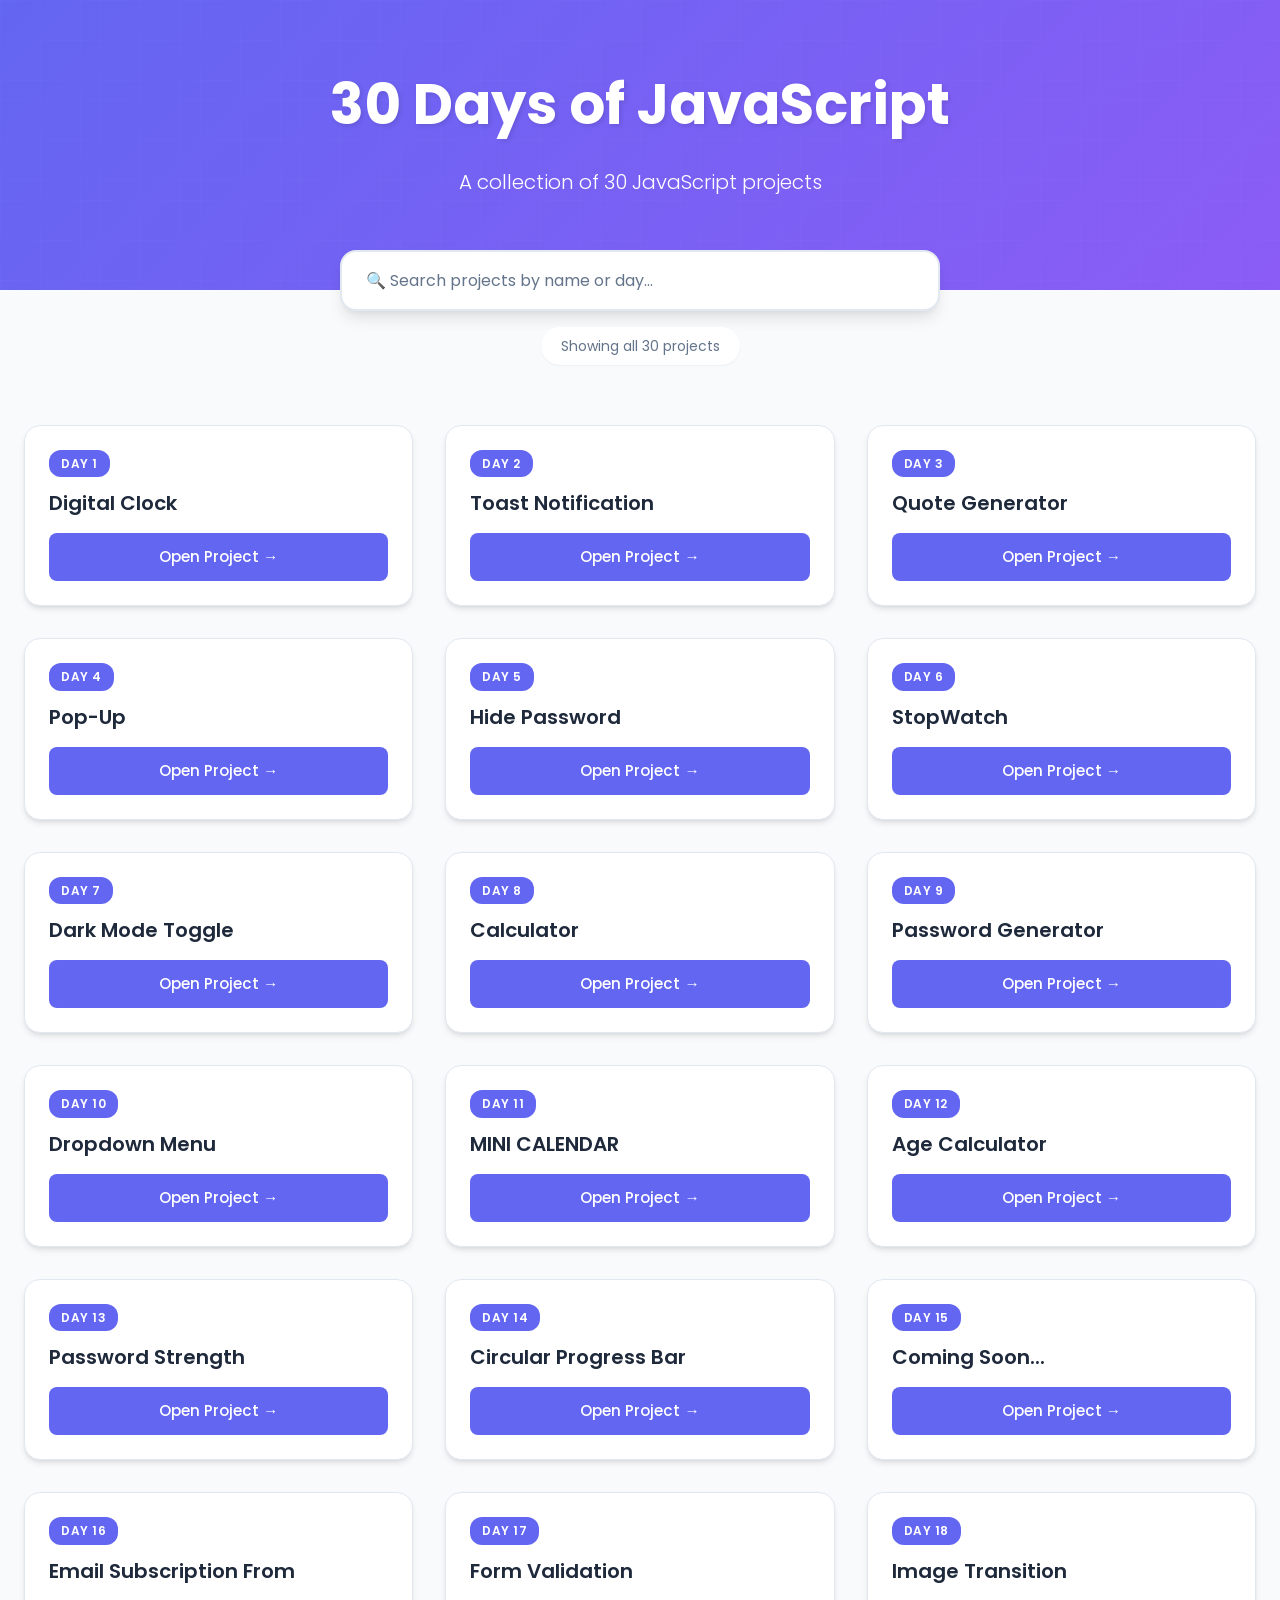
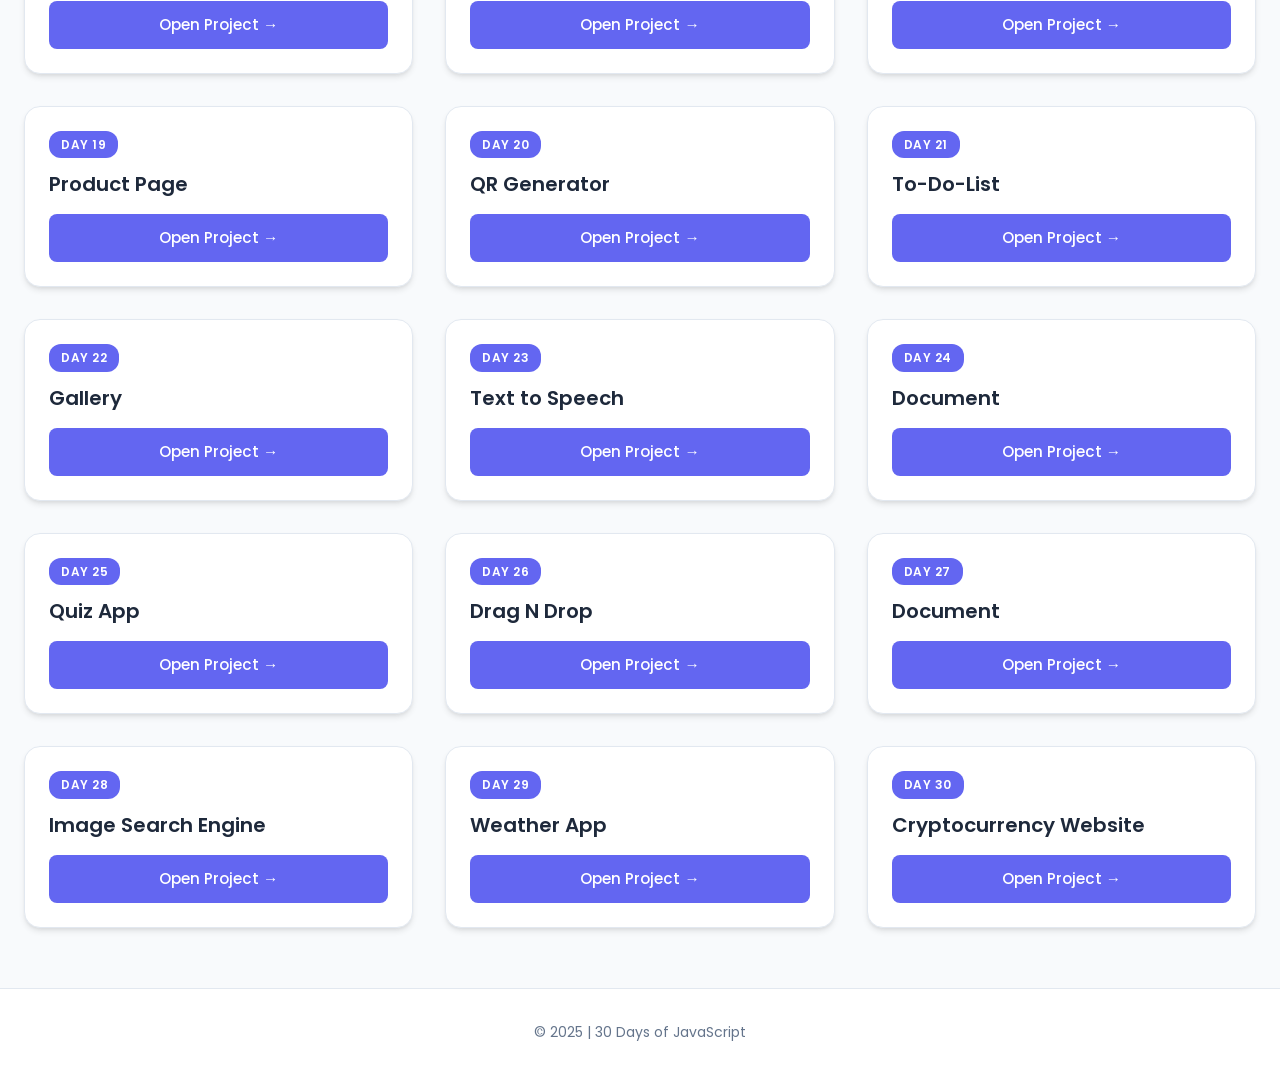
<file: index.html>
<!DOCTYPE html>
<html lang="en">
<head>
    <meta charset="UTF-8">
    <meta name="viewport" content="width=device-width, initial-scale=1.0">
    <title>30 Days of JavaScript</title>
    <link rel="stylesheet" href="style.css">
    <link href="https://fonts.googleapis.com/css2?family=Poppins:wght@300;400;500;600;700&display=swap" rel="stylesheet">
</head>
<body>
    <header class="header">
        <div class="container">
            <div class="header-content">
                <h1 class="main-title">30 Days of JavaScript</h1>
                <p class="subtitle">A collection of 30 JavaScript projects</p>
            </div>
        </div>
    </header>

    <section class="search-section">
        <div class="container">
            <div class="search-wrapper">
                <input type="text" id="searchInput" class="search-input" placeholder="🔍 Search projects by name or day..." autocomplete="off">
            </div>
            <div class="filter-info">
                <span id="projectCount" class="project-count">Loading projects...</span>
            </div>
        </div>
    </section>

    <main class="main-content">
        <div class="container">
            <div id="projectsGrid" class="projects-grid">
                <div class="loading-state">
                    <div class="spinner"></div>
                    <p>Loading projects...</p>
                </div>
            </div>
            <div id="noResults" class="no-results" style="display: none;">
                <div class="no-results-content">
                    <span class="no-results-icon">🔍</span>
                    <h3>No projects found</h3>
                    <p>Try adjusting your search terms</p>
                </div>
            </div>
        </div>
    </main>

    <footer class="footer">
        <div class="container">
            <p>&copy; 2025 | 30 Days of JavaScript</p>
        </div>
    </footer>

    <script src="script.js"></script>
</body>
</html>
</file>
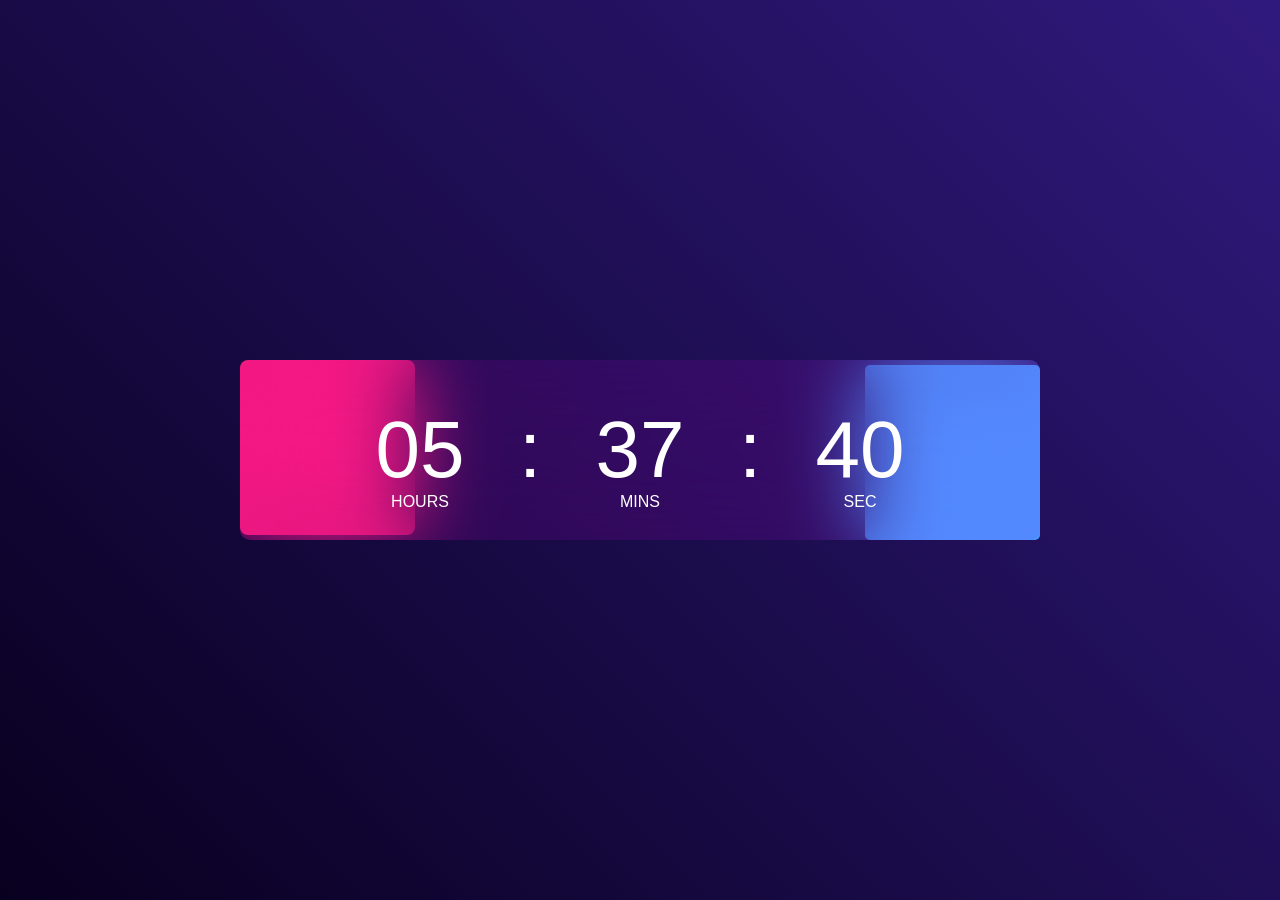
<file: projects/day01-digital-clock/index.html>
<!DOCTYPE html>
<html lang="en">

<head>
    <meta charset="UTF-8">
    <meta name="viewport" content="width=device-width, initial-scale=1.0">
    <title>Digital Clock</title>
    <link rel="stylesheet" href="style.css">
</head>

<body>
    <div class="hero">
        <div class="container">
            <div class="clock">
                <span id="hrs">00</span>
                <span>:</span>
                <span id="min">00</span>
                <span>:</span>
                <span id="sec">00</span>
            </div>
        </div>
    </div>

    <script src="script.js"></script>
</body>
</html>
</file>
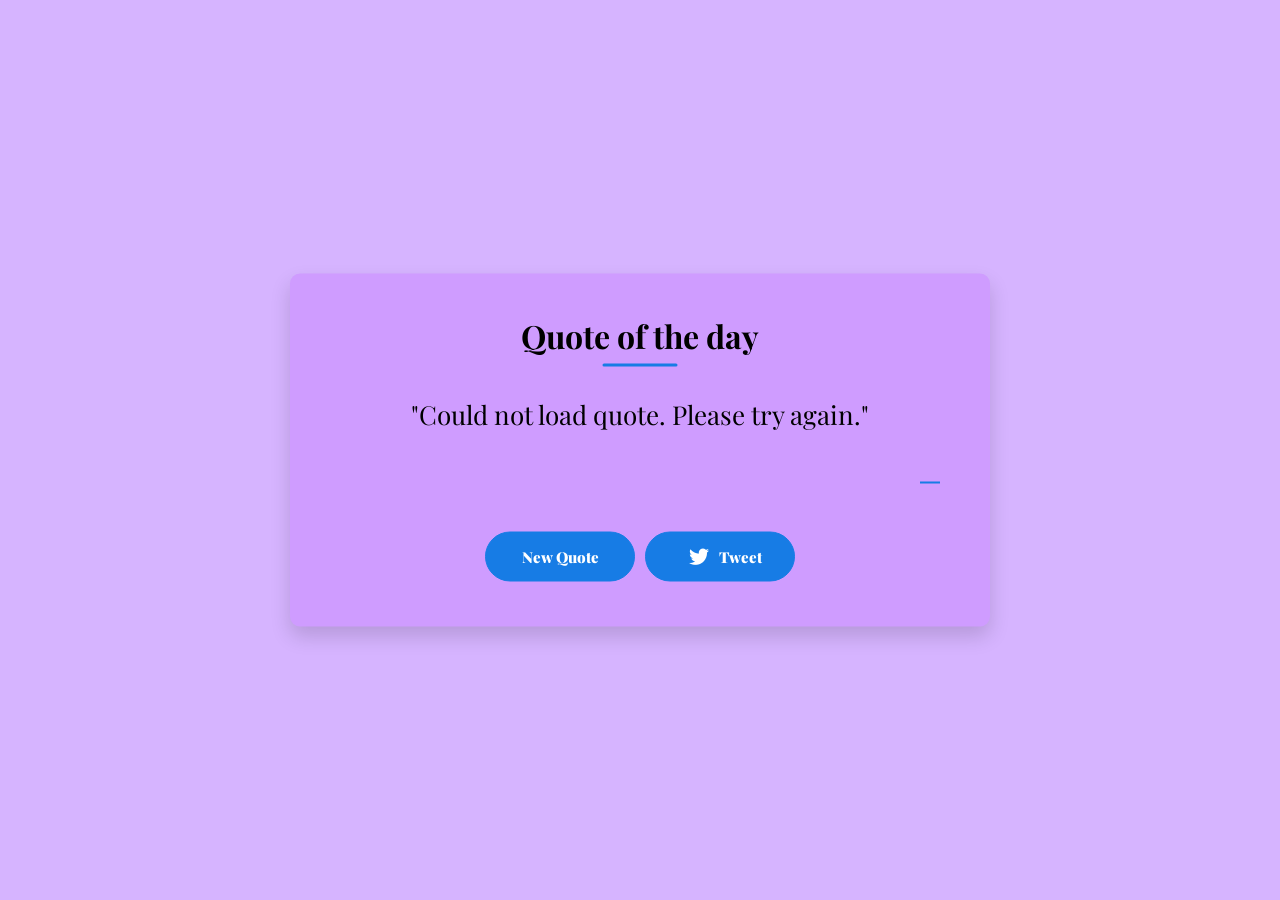
<file: projects/day03-quote-generator/index.html>
<!DOCTYPE html>
<html lang="en">
<head>
    <meta charset="UTF-8">
    <meta name="viewport" content="width=device-width, initial-scale=1.0">
    <title>Quote Generator</title>
    <link rel="stylesheet" href="style.css">
    <link rel="stylesheet" href="https://cdnjs.cloudflare.com/ajax/libs/font-awesome/5.15.3/css/all.min.css" integrity="sha512-xr-….com/ajax/libs/font-awesome/5.15.3/css/all.min.css" integrity="sha512-xr-…">
    
<body>
    

    <div class="quote-box">
        <h2>Quote of the day</h2>
        <blockquote id="quote">Loading...</blockquote>
        <span id="author">Loading...</span>
        <div>
            <button onclick="getquote(api_url)">New Quote</button>
            <button onclick="tweet()"><i class="fab fa-twitter"></i>Tweet</button>
        </div>
    </div>






    <script src="script.js"></script>
</body>
</html>
</file>
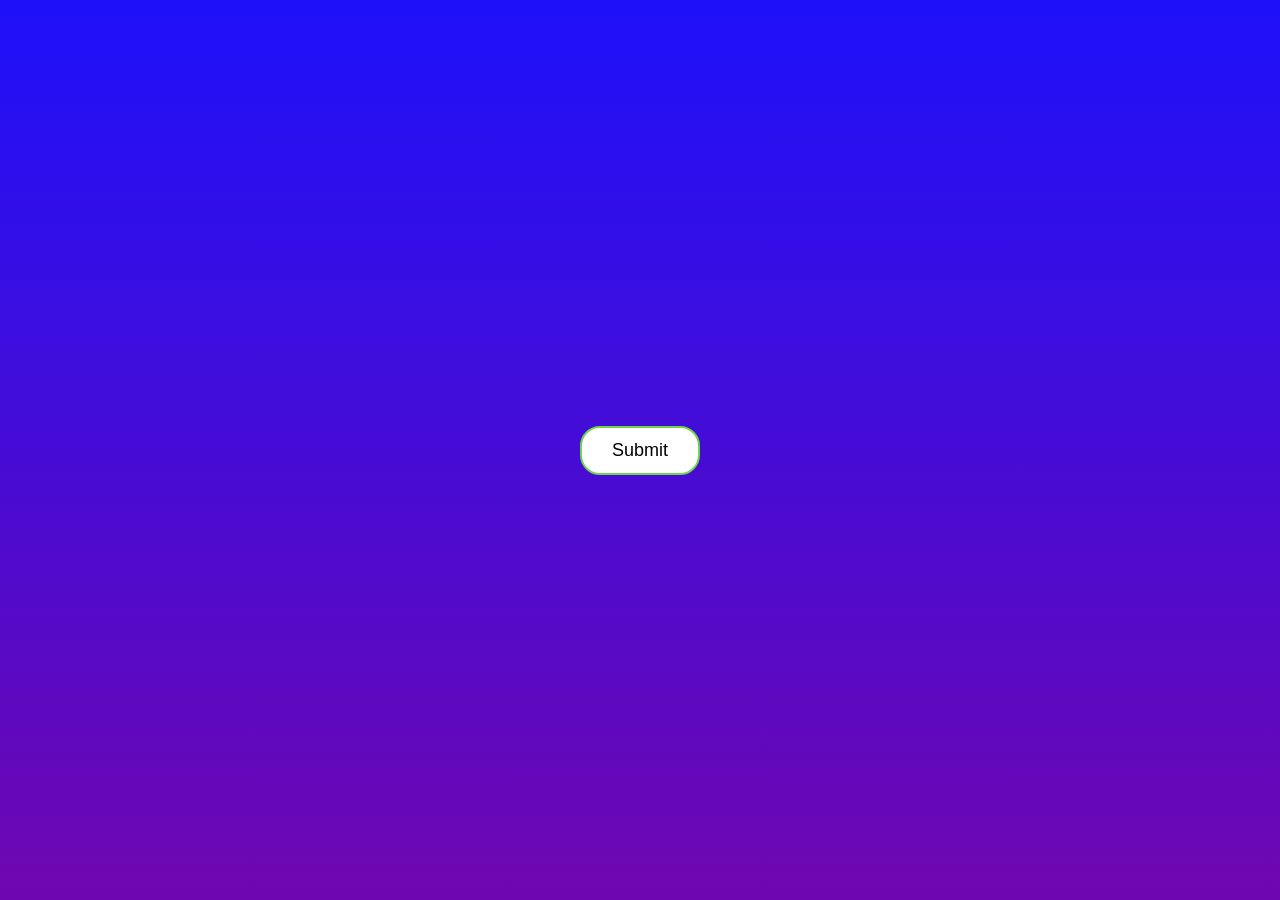
<file: projects/day04-popup/index.html>
<!DOCTYPE html>
<html lang="en">
<head>
    <meta charset="UTF-8">
    <meta name="viewport" content="width=device-width, initial-scale=1.0">
    <title>Pop-Up</title>
    <link rel="stylesheet" href="style.css">
</head>
<body>

    <div class="container">
        <button type="submit" class="btn" onclick="openPopup()">Submit</button>
        <div class="popup" id="popup">
            <img src="404-tick.png" alt="">
            <h2>Thank You!</h2>
            <p>Your details has been successfully submitted. Thanks!</p>
            <button type="button" onclick="closePopup()">OK</button>
        </div>
    </div>
    


    <script src="script.js"></script>
</body>
</html>
</file>
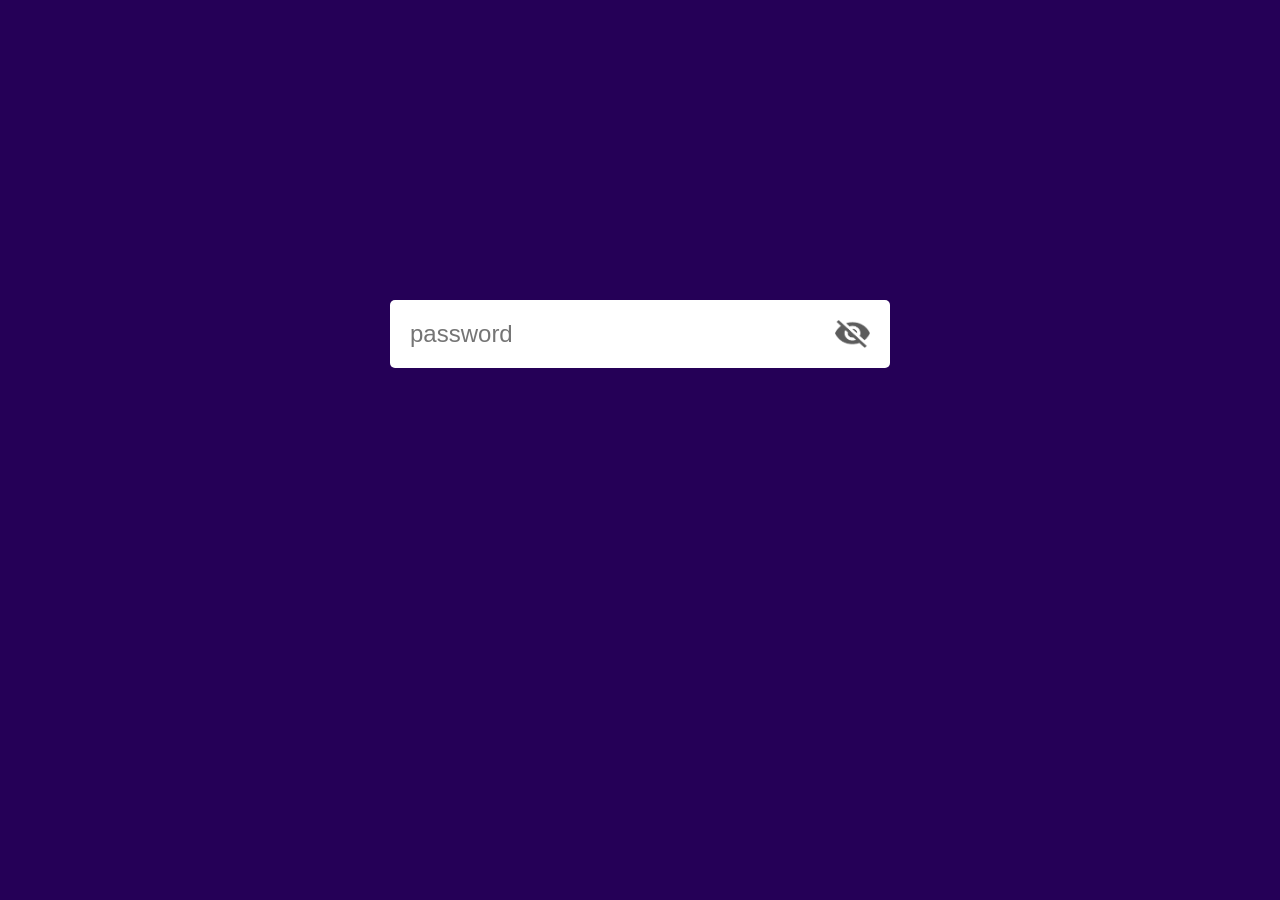
<file: projects/day05-hide-password/index.html>
<!DOCTYPE html>
<html lang="en">
<head>
    <meta charset="UTF-8">
    <meta name="viewport" content="width=device-width, initial-scale=1.0">
    <title>Hide Password</title>
    <link rel="stylesheet" href="style.css">
</head>
<body>
    
    <div class="input-box">
        <input type="password"  placeholder="password" id="password">
        <img src="eye-close.png" alt="" id="eyeIcon">
    </div>


    <script src="script.js"></script>
</body>
</html>
</file>
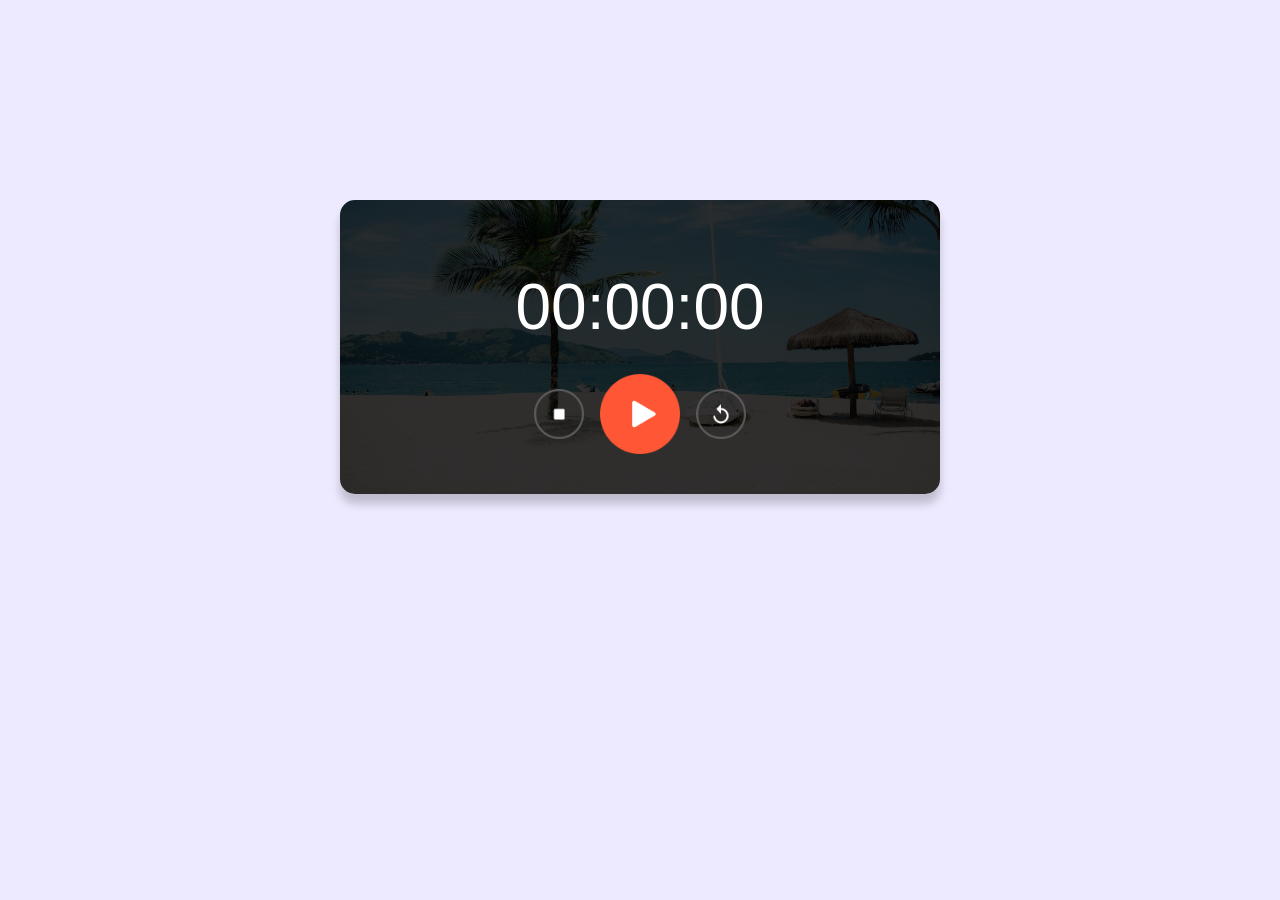
<file: projects/day06-stopwatch/index.html>
<!DOCTYPE html>
<html lang="en">
<head>
    <meta charset="UTF-8">
    <meta name="viewport" content="width=device-width, initial-scale=1.0">
    <title>StopWatch</title>
    <link rel="stylesheet" href="style.css">
</head>
<body>
    <div class="stopwatch">
        <h1 id="displayTime">00:00:00</h1>
        <div class="buttons">
            <img src="stop.png" alt="" onclick="watchStop()">
            <img src="start.png" alt="" onclick="watchStart()">
            <img src="reset.png" alt="" onclick="watchReset()">
        </div>
    </div>
    

    <script src="script.js"></script>
</body>
</html>
</file>
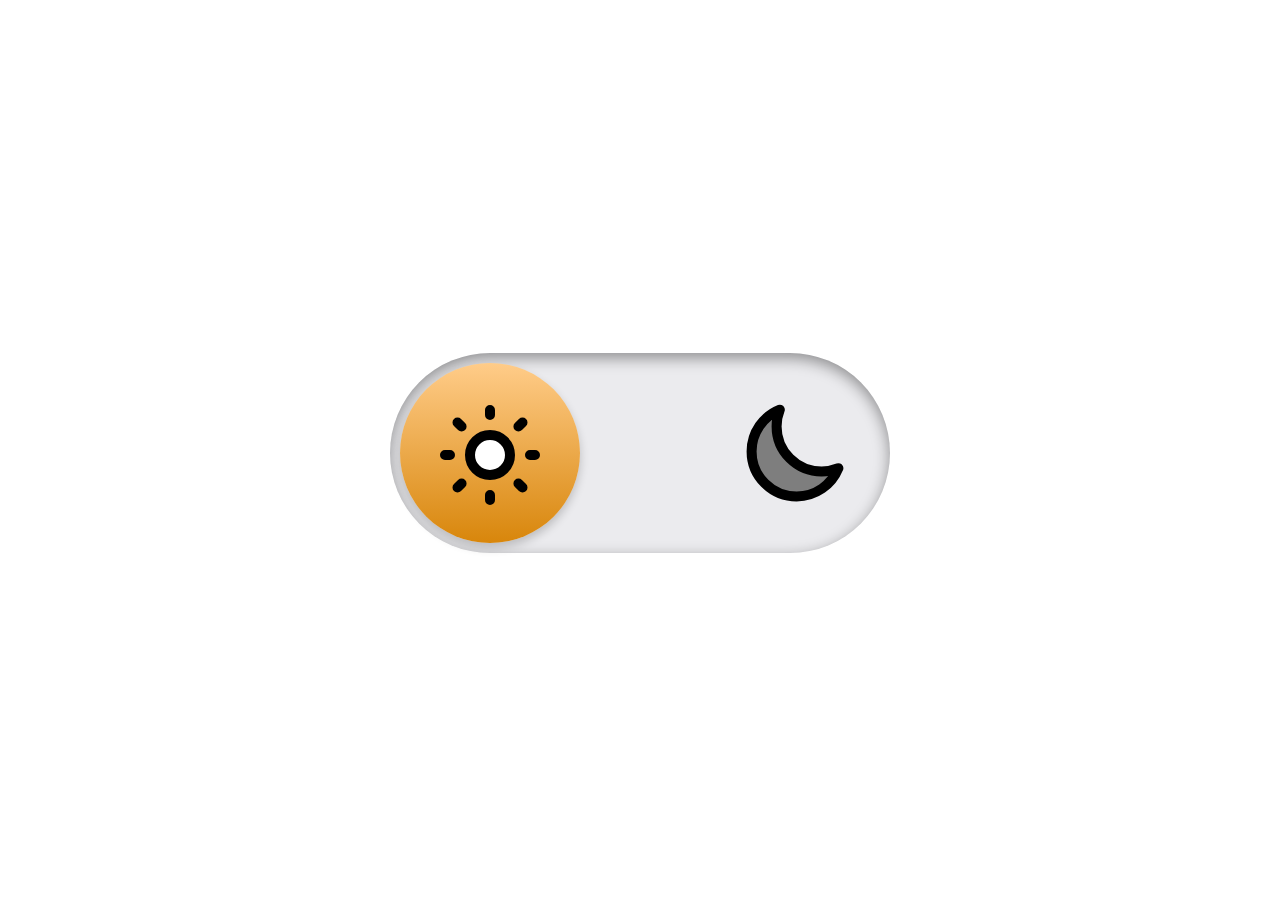
<file: projects/day07-dark-mode-toggle/index.html>
<!DOCTYPE html>
<html lang="en">

<head>
    <meta charset="UTF-8">
    <meta name="viewport" content="width=device-width, initial-scale=1.0">
    <title>Dark Mode Toggle</title>
    <link rel="stylesheet" href="style.css">
</head>

<body>
    <input type="checkbox" id="darkmode-toggle">
    <label for="darkmode-toggle">
        <?xml version="1.0" encoding="utf-8"?>
        <svg width="800px" height="800px" viewBox="0 0 24 24" fill="none" class="sun"
            xmlns="http://www.w3.org/2000/svg">
            <path
                d="M12 3V4M12 20V21M4 12H3M6.31412 6.31412L5.5 5.5M17.6859 6.31412L18.5 5.5M6.31412 17.69L5.5 18.5001M17.6859 17.69L18.5 18.5001M21 12H20M16 12C16 14.2091 14.2091 16 12 16C9.79086 16 8 14.2091 8 12C8 9.79086 9.79086 8 12 8C14.2091 8 16 9.79086 16 12Z"
                stroke="#000000" stroke-width="2" stroke-linecap="round" stroke-linejoin="round" />
        </svg>
        <?xml version="1.0" encoding="utf-8"?>
        <svg width="800px" height="800px" viewBox="0 0 24 24" fill="none" class="moon"
            xmlns="http://www.w3.org/2000/svg">
            <path
                d="M3.32031 11.6835C3.32031 16.6541 7.34975 20.6835 12.3203 20.6835C16.1075 20.6835 19.3483 18.3443 20.6768 15.032C19.6402 15.4486 18.5059 15.6834 17.3203 15.6834C12.3497 15.6834 8.32031 11.654 8.32031 6.68342C8.32031 5.50338 8.55165 4.36259 8.96453 3.32996C5.65605 4.66028 3.32031 7.89912 3.32031 11.6835Z"
                stroke="#000000" stroke-width="2" stroke-linecap="round" stroke-linejoin="round" />
        </svg>
    </label>
    <div class="background">
    </div>
</body>

</html>
</file>
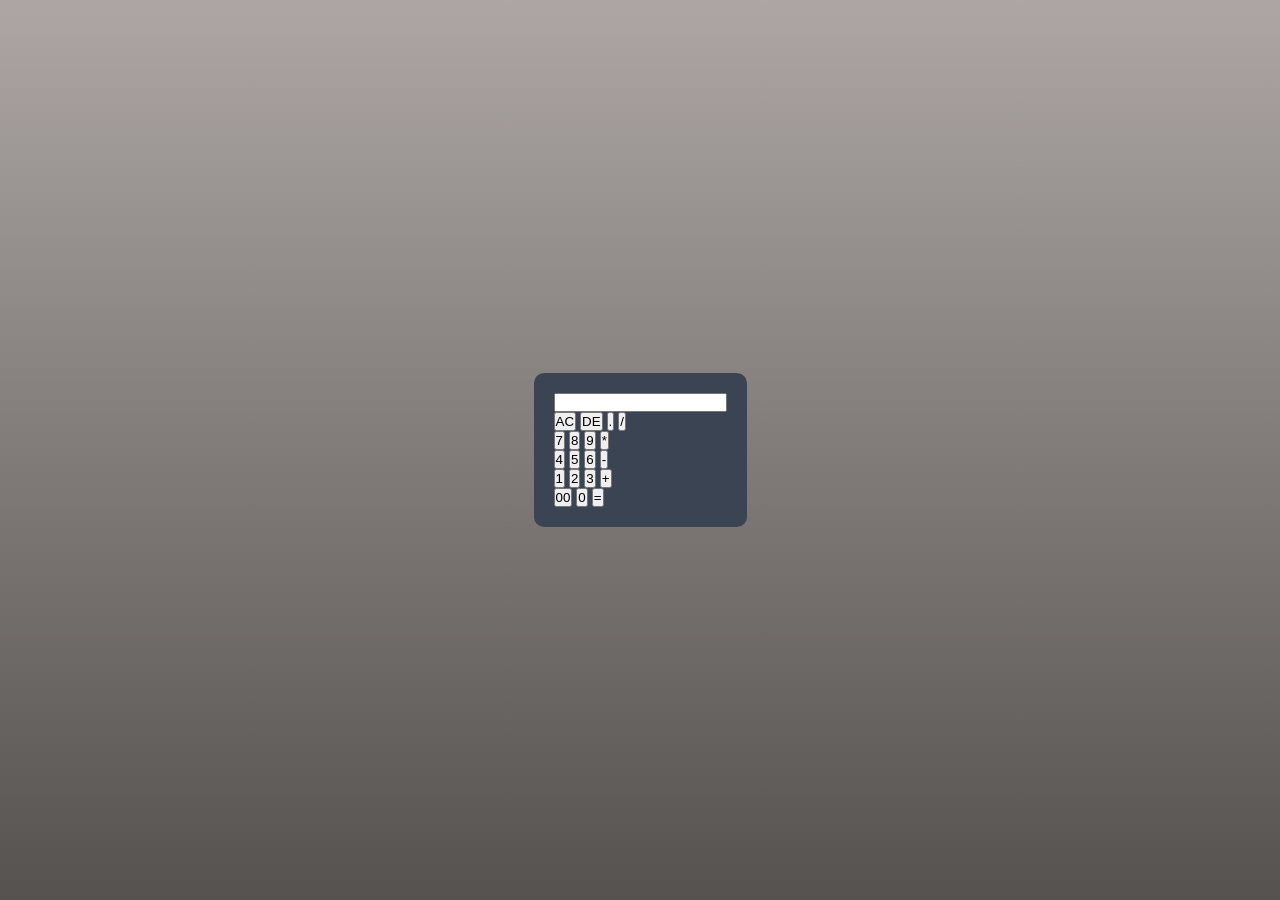
<file: projects/day08-calculator/index.html>
<!DOCTYPE html>
<html lang="en">

<head>
    <meta charset="UTF-8">
    <meta name="viewport" content="width=device-width, initial-scale=1.0">
    <title>Calculator</title>
    <link rel="stylesheet" href="style.css">
</head>

<body>


    <div class="container">
        <div class="calculator">
            <div class="display">
                <input type="text" id="display" readonly>
            </div>
            <div>
                <button class="allClear" data-action="clear">AC</button>
                <button class="delete" data-action="delete">DE</button>
                <button data-value=".">.</button>
                <button data-value="/">/</button>
            </div>
            <div>
                <button data-value="7">7</button>
                <button data-value="8">8</button>
                <button data-value="9">9</button>
                <button data-value="*">*</button>
            </div>
            <div>
                <button data-value="4">4</button>
                <button data-value="5">5</button>
                <button data-value="6">6</button>
                <button data-value="-">-</button>
            </div>
            <div>
                <button data-value="1">1</button>
                <button data-value="2">2</button>
                <button data-value="3">3</button>
                <button data-value="+">+</button>
            </div>
            <div>
                <button data-value="00">00</button>
                <button data-value="0">0</button>
                <button class="equal" data-action="equals">=</button>
            </div>
        </div>
    </div>
    <script src="script.js"></script>


</body>

</html>
</file>
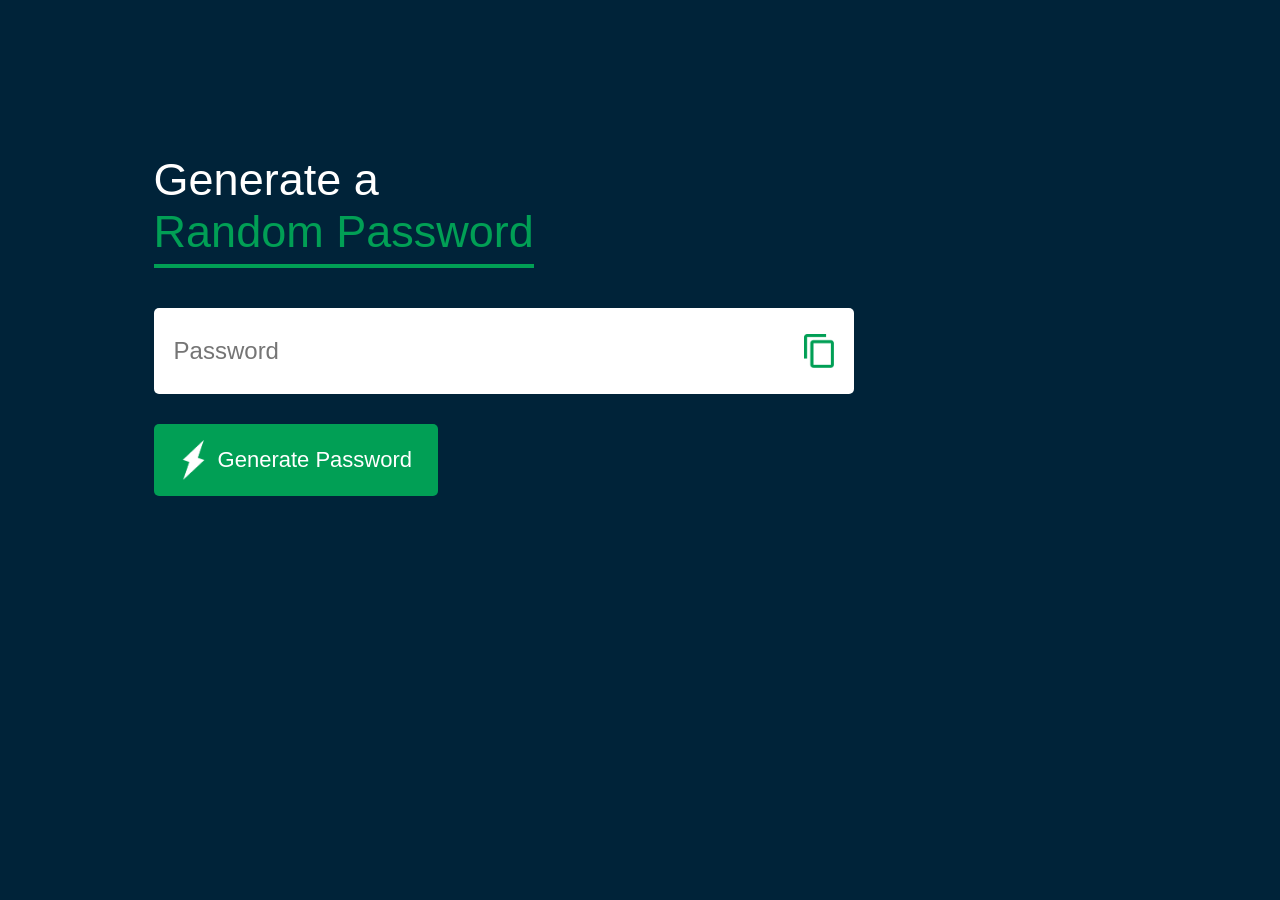
<file: projects/day09-password-generator/index.html>
<!DOCTYPE html>
<html lang="en">
<head>
    <meta charset="UTF-8">
    <meta name="viewport" content="width=device-width, initial-scale=1.0">
    <title>Password Generator</title>
    <link rel="stylesheet" href="style.css">
</head>
<body>

    <div class="container">
        <h1>Generate a <br> <span>Random Password</span></h1>
        <div class="display">
            <input type="text" id="password"
            placeholder="Password">
            <img src="copy.png" onclick="copyPassword()" alt="">
        </div>
        <button onclick="createPassword()"><img src="generate.png" alt="">Generate Password</button>
    </div>
    


    <script src="script.js"></script>
</body>
</html>
</file>
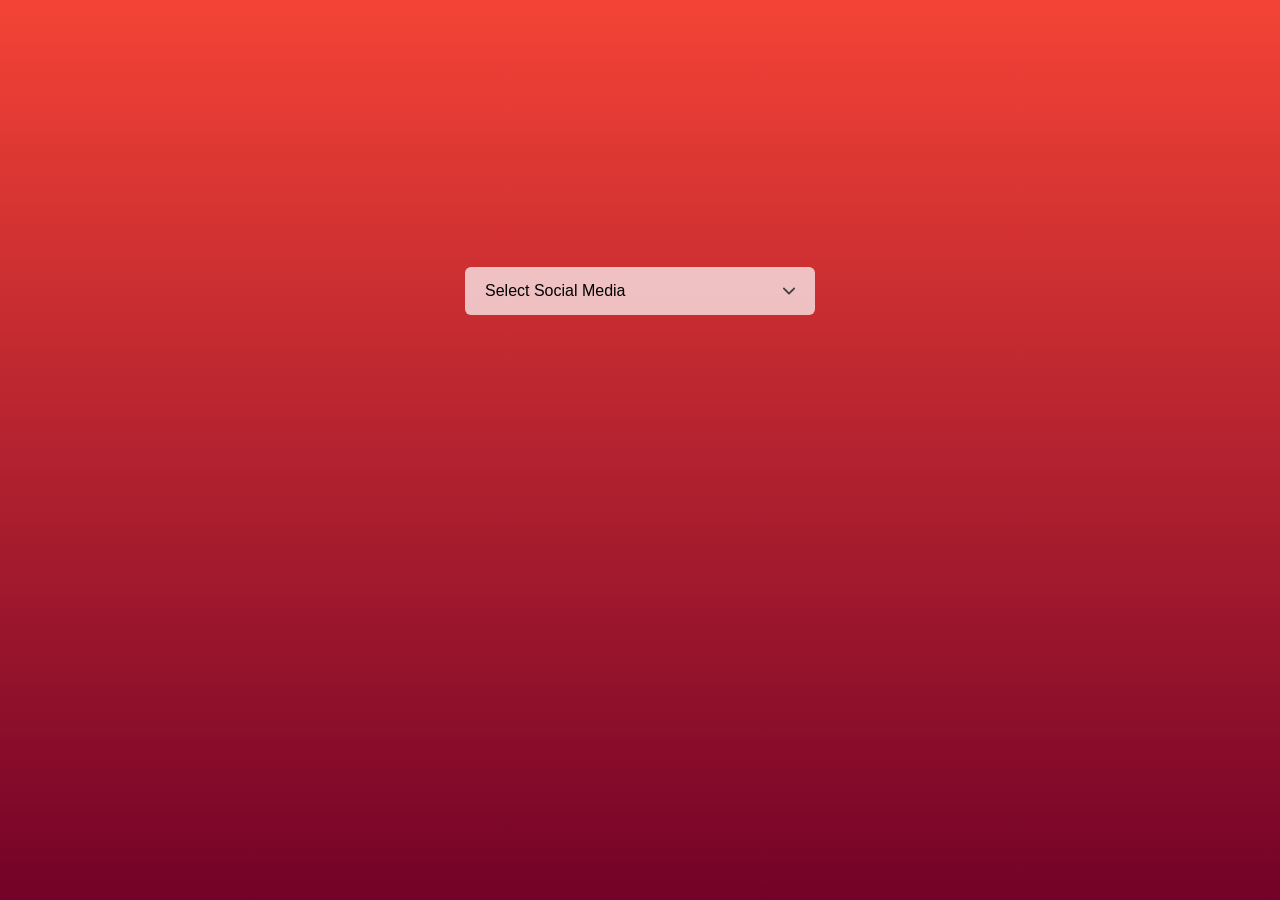
<file: projects/day10-dropdown-menu/index.html>
<!DOCTYPE html>
<html lang="en">
<head>
    <meta charset="UTF-8">
    <meta name="viewport" content="width=device-width, initial-scale=1.0">
    <title>Dropdown Menu</title>
    <link rel="stylesheet" href="style.css">
</head>
<body>
    

    <div class="hero">
        <div class="selector">
            <div id="selectField">
                <p id="selectText">Select Social Media</p>
                <img src="arrow.png" id="arrowIcon" alt="">
            </div>

            <ul id="list" class="hide">
                <li class="options">
                    <img src="facebook.png" alt="">
                    <p>Facebook</p>
                </li>
                <li class="options">
                    <img src="twitter.png" alt="">
                    <p>Twitter</p>
                </li>
                <li class="options">
                    <img src="instagram.png" alt="">
                    <p>Instagram</p>
                </li>
                <li class="options">
                    <img src="whatsapp.png" alt="">
                    <p>WhatsApp</p>
                </li>
                <li class="options">
                    <img src="pinterest.png" alt="">
                    <p>Pinterest</p>
                </li>
                <li class="options">
                    <img src="youtube.png" alt="">
                    <p>Youtube</p>
                </li>
            </ul>
        </div>
    </div>
    
    <script src="script.js"></script>
</body>
</html>
</file>
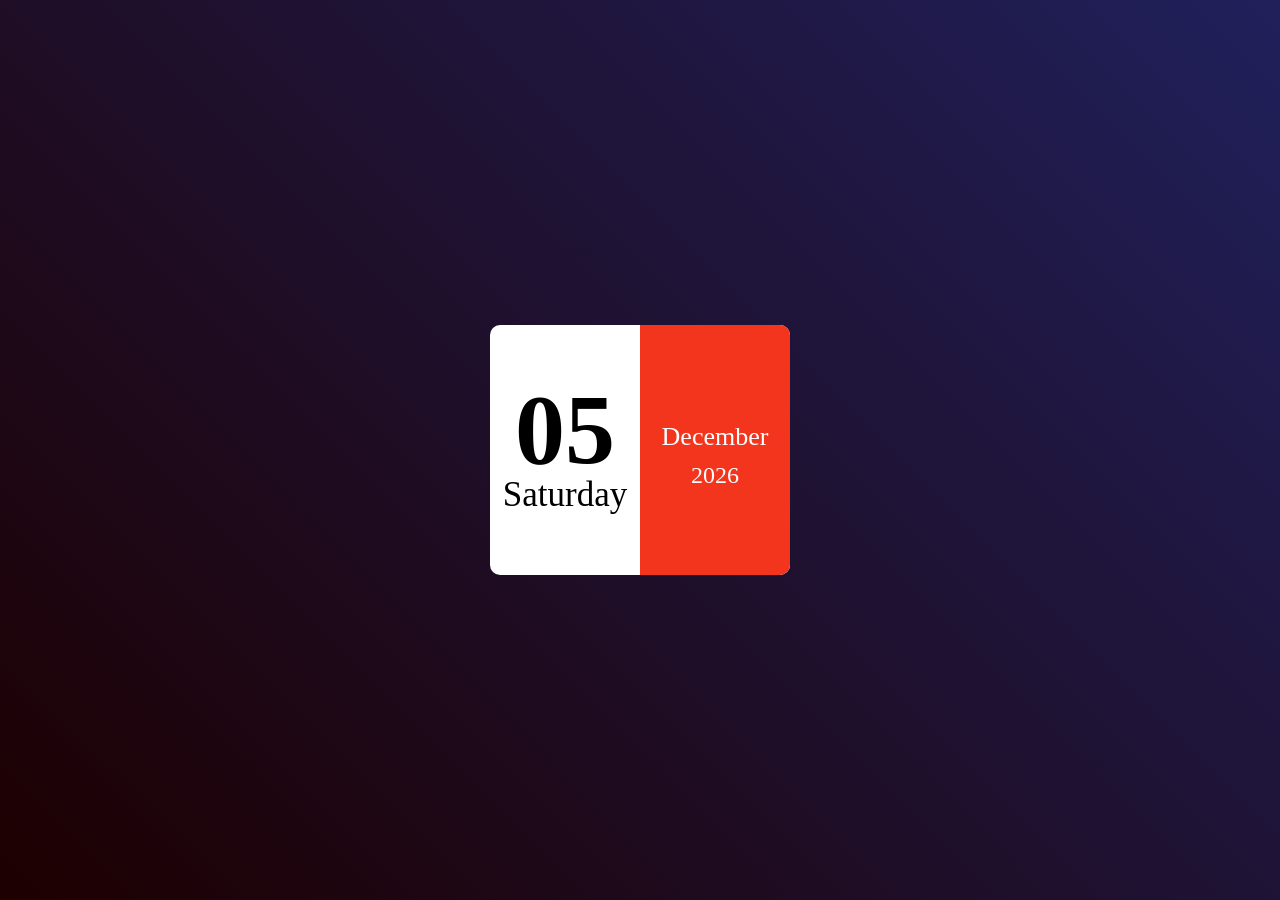
<file: projects/day11-mini-calendar/index.html>
<!DOCTYPE html>
<html lang="en">

<head>
    <meta charset="UTF-8">
    <meta name="viewport" content="width=device-width, initial-scale=1.0">
    <title>MINI CALENDAR</title>
    <link rel="stylesheet" href="style.css">
</head>

<body>
    <div class="hero">
        <div class="calendar">
            <div class="left">
                <p id="date">01</p>
                <p id="day">Sunday</p>
            </div>
            <div class="right">
                <p id="month">January</p>
                <p id="year">2020</p>
            </div>
        </div>
    </div>


    <script src="script.js"></script>
</body>

</html>
</file>
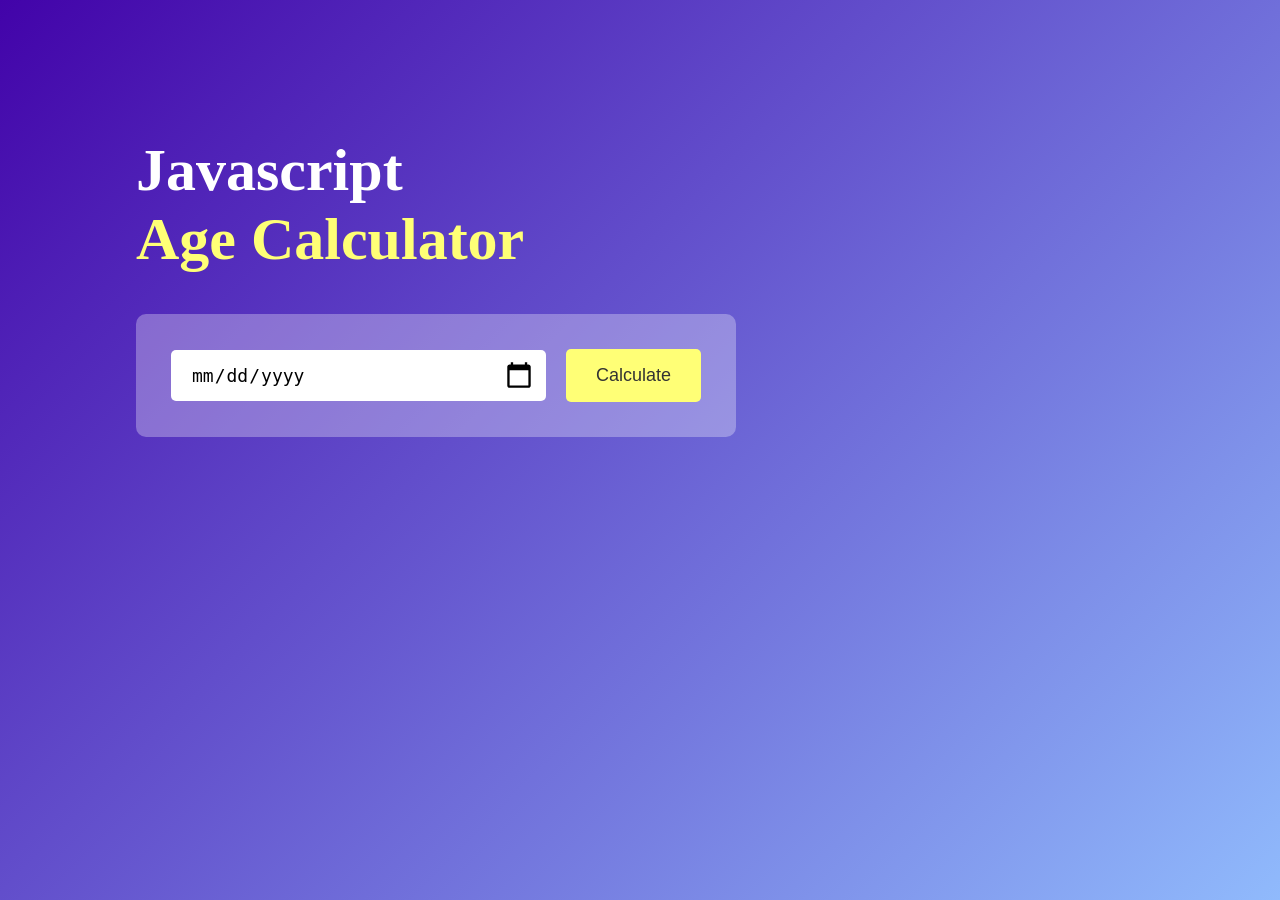
<file: projects/day12-age-calculator/index.html>
<!DOCTYPE html>
<html lang="en">
<head>
    <meta charset="UTF-8">
    <meta name="viewport" content="width=device-width, initial-scale=1.0">
    <title>Age Calculator</title>
    <link rel="stylesheet" href="style.css">
</head>
<body>

    <div class="container">
        <div class="calculator">
            <h1>Javascript <br><span>Age Calculator</span></h1>
            <div class="input-box">
                <input type="date" id="date">
                <button onclick="calculateAge()">Calculate</button>
            </div>

            <p id="result"></p>
        </div>
    </div>
    



    <script src="script.js"></script>
</body>
</html>
</file>
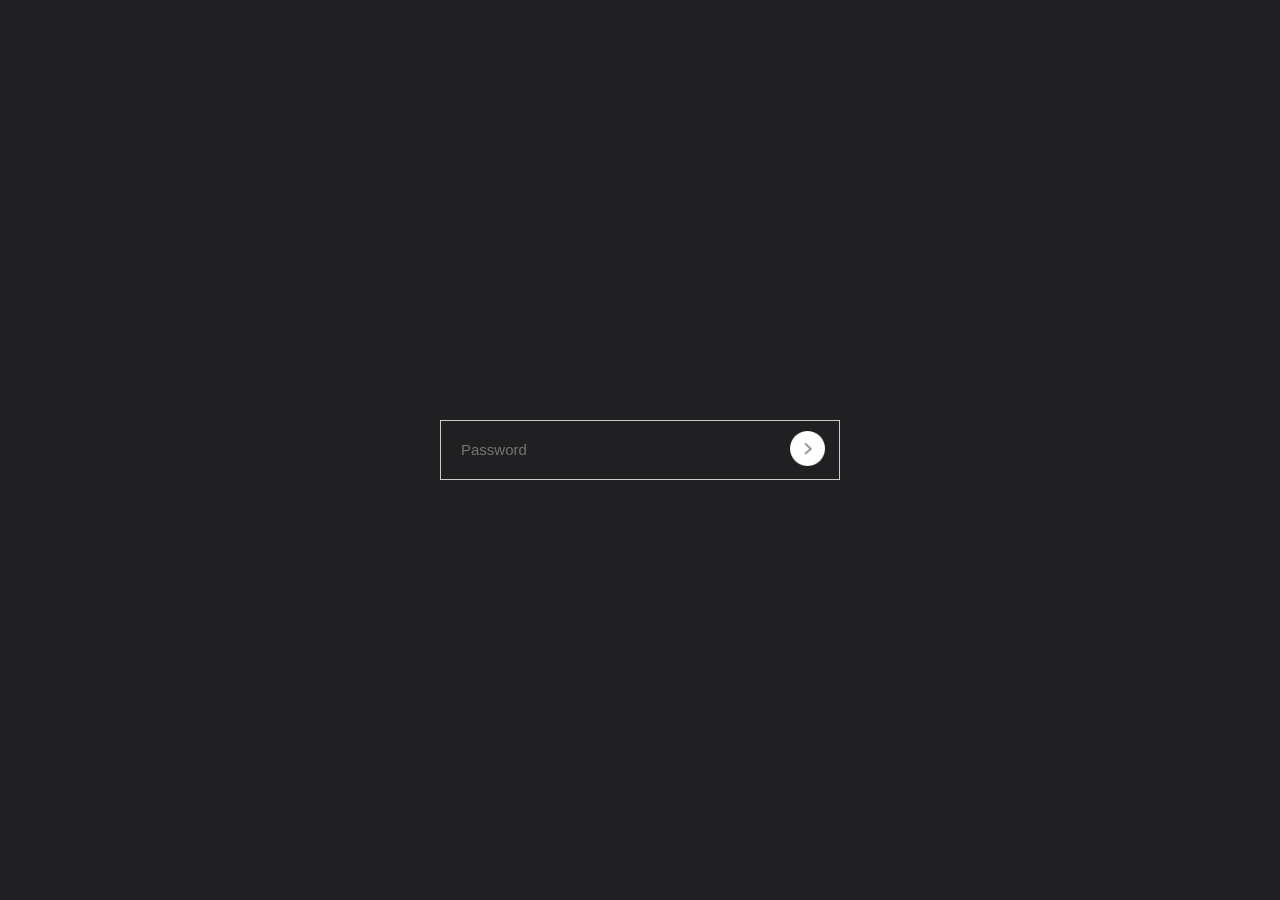
<file: projects/day13-password-strength/index.html>
<!DOCTYPE html>
<html lang="en">

<head>
    <meta charset="UTF-8">
    <meta name="viewport" content="width=device-width, initial-scale=1.0">
    <title>Password Strength</title>
    <link rel="stylesheet" href="style.css">
</head>

<body>
    <div class="container">
        <div class="input-box">
            <input type="password" placeholder="Password" name="" id="password" maxlength="20">
            <button type="submit"><img src="arrow.png" alt=""></button>
            <p id="message">Password is <span id="strength"></span></p>

        </div>
    </div>
    <script src="script.js"></script>
</body>

</html>
</file>
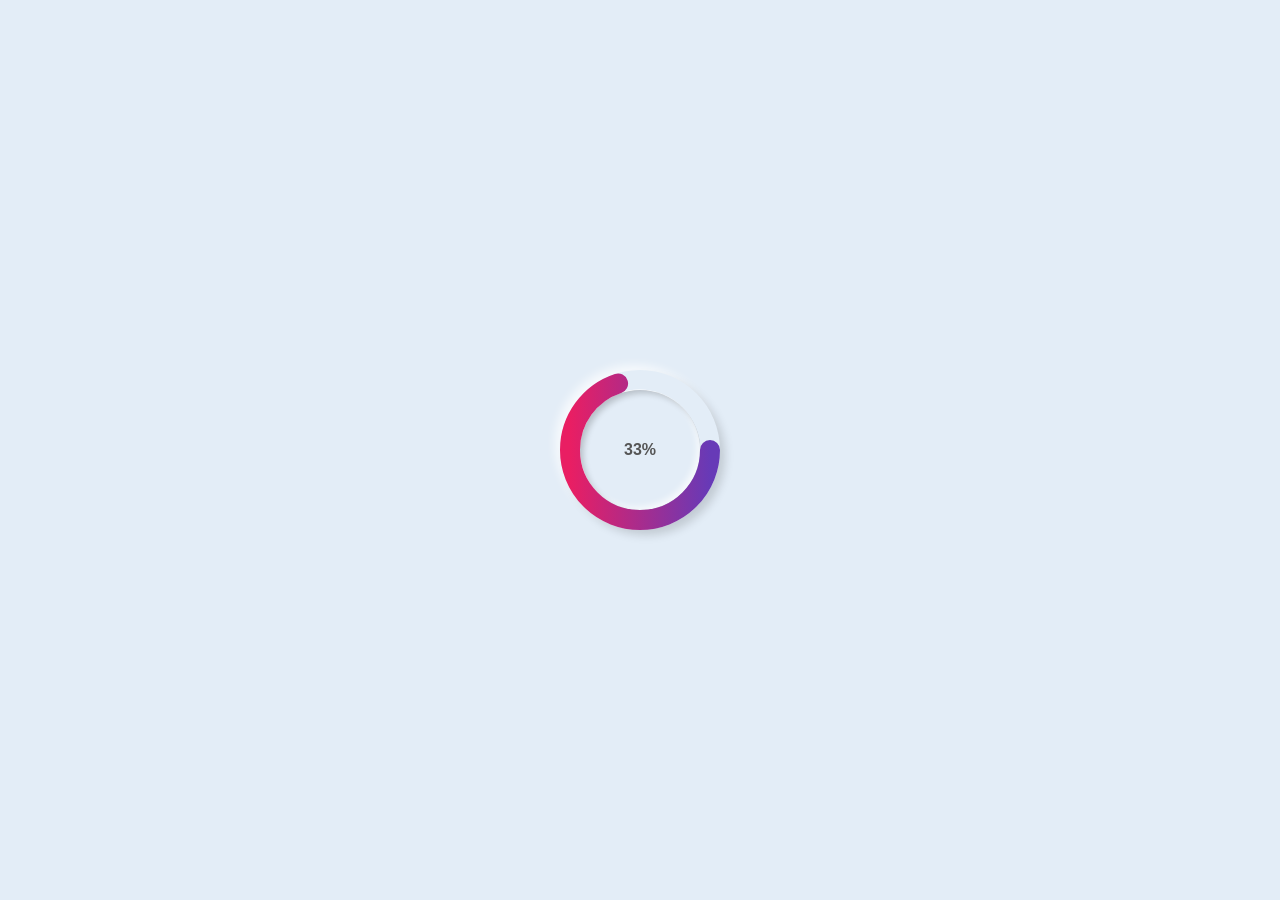
<file: projects/day14-circular-progress-bar/index.html>
<!DOCTYPE html>
<html lang="en">
<head>
    <meta charset="UTF-8">
    <meta name="viewport" content="width=device-width, initial-scale=1.0">
    <title>Circular Progress Bar</title>
    <link rel="stylesheet" href="style.css">
</head>
<body>

    <div class="skill">
        <div class="outer">
            <div class="inner">
                <div id="number">
                </div>
            </div>
        </div>
    </div>

    <svg xmlns="http://www.w3.org/2000/svg" version="1.1" width="160px" height="160px">
        <defs>
           <linearGradient id="GradientColor">
              <stop offset="0%" stop-color="#e91e63" />
              <stop offset="100%" stop-color="#673ab7" />
           </linearGradient>
        </defs>
        <circle cx="80" cy="80" r="70" stroke-linecap="round" />
</svg>

    <script src="script.js"></script>
</body>
</html>
</file>
<file: style.css>
/* ===========================
   CSS Reset & Global Styles
   =========================== */
* {
    margin: 0;
    padding: 0;
    box-sizing: border-box;
}

:root {
    --primary-color: #6366f1;
    --primary-dark: #4f46e5;
    --secondary-color: #8b5cf6;
    --background: #f8fafc;
    --card-bg: #ffffff;
    --text-primary: #1e293b;
    --text-secondary: #64748b;
    --border-color: #e2e8f0;
    --shadow-sm: 0 1px 2px 0 rgba(0, 0, 0, 0.05);
    --shadow-md: 0 4px 6px -1px rgba(0, 0, 0, 0.1), 0 2px 4px -1px rgba(0, 0, 0, 0.06);
    --shadow-lg: 0 10px 15px -3px rgba(0, 0, 0, 0.1), 0 4px 6px -2px rgba(0, 0, 0, 0.05);
    --shadow-xl: 0 20px 25px -5px rgba(0, 0, 0, 0.1), 0 10px 10px -5px rgba(0, 0, 0, 0.04);
    --radius-sm: 8px;
    --radius-md: 12px;
    --radius-lg: 16px;
    --transition: all 0.3s cubic-bezier(0.4, 0, 0.2, 1);
}

body {
    font-family: 'Poppins', -apple-system, BlinkMacSystemFont, 'Segoe UI', Roboto, sans-serif;
    background: var(--background);
    color: var(--text-primary);
    line-height: 1.6;
    min-height: 100vh;
    display: flex;
    flex-direction: column;
}

.container {
    max-width: 1280px;
    margin: 0 auto;
    padding: 0 24px;
}

/* ===========================
   Header Styles
   =========================== */
.header {
    background: linear-gradient(135deg, var(--primary-color) 0%, var(--secondary-color) 100%);
    color: white;
    padding: 60px 0 80px;
    text-align: center;
    position: relative;
    overflow: hidden;
}

.header::before {
    content: '';
    position: absolute;
    top: 0;
    left: 0;
    right: 0;
    bottom: 0;
    background: url('data:image/svg+xml,<svg width="100" height="100" xmlns="http://www.w3.org/2000/svg"><defs><pattern id="grid" width="40" height="40" patternUnits="userSpaceOnUse"><path d="M 40 0 L 0 0 0 40" fill="none" stroke="rgba(255,255,255,0.1)" stroke-width="1"/></pattern></defs><rect width="100" height="100" fill="url(%23grid)"/></svg>');
    opacity: 0.3;
}

.header-content {
    position: relative;
    z-index: 1;
}

.main-title {
    font-size: 3.5rem;
    font-weight: 700;
    margin-bottom: 16px;
    text-shadow: 2px 2px 4px rgba(0, 0, 0, 0.1);
    animation: fadeInDown 0.8s ease-out;
}

.subtitle {
    font-size: 1.25rem;
    font-weight: 300;
    margin-bottom: 12px;
    opacity: 0.95;
    animation: fadeInDown 0.8s ease-out 0.2s both;
}

.author {
    font-size: 1rem;
    font-weight: 400;
    opacity: 0.9;
    animation: fadeInDown 0.8s ease-out 0.4s both;
}

/* ===========================
   Search Section
   =========================== */
.search-section {
    margin-top: -40px;
    margin-bottom: 40px;
    position: relative;
    z-index: 10;
}

.search-wrapper {
    max-width: 600px;
    margin: 0 auto 16px;
}

.search-input {
    width: 100%;
    padding: 16px 24px;
    font-size: 1rem;
    font-family: 'Poppins', sans-serif;
    border: 2px solid var(--border-color);
    border-radius: var(--radius-lg);
    background: var(--card-bg);
    box-shadow: var(--shadow-lg);
    transition: var(--transition);
    outline: none;
}

.search-input:focus {
    border-color: var(--primary-color);
    box-shadow: var(--shadow-xl), 0 0 0 3px rgba(99, 102, 241, 0.1);
    transform: translateY(-2px);
}

.search-input::placeholder {
    color: var(--text-secondary);
}

.filter-info {
    text-align: center;
}

.project-count {
    display: inline-block;
    padding: 8px 20px;
    background: var(--card-bg);
    border-radius: 20px;
    font-size: 0.875rem;
    color: var(--text-secondary);
    box-shadow: var(--shadow-sm);
}

/* ===========================
   Projects Grid
   =========================== */
.main-content {
    flex: 1;
    padding: 20px 0 60px;
}

.projects-grid {
    display: grid;
    grid-template-columns: repeat(auto-fill, minmax(320px, 1fr));
    gap: 32px;
    animation: fadeIn 0.6s ease-out;
}

/* ===========================
   Project Card
   =========================== */
.project-card {
    background: var(--card-bg);
    border-radius: var(--radius-lg);
    overflow: hidden;
    box-shadow: var(--shadow-md);
    transition: var(--transition);
    border: 1px solid var(--border-color);
    display: flex;
    flex-direction: column;
    animation: fadeInUp 0.6s ease-out both;
}

.project-card:hover {
    transform: translateY(-8px);
    box-shadow: var(--shadow-xl);
    border-color: var(--primary-color);
}

.card-content {
    padding: 24px;
    flex: 1;
    display: flex;
    flex-direction: column;
}

.card-day {
    display: inline-block;
    background: var(--primary-color);
    color: white;
    font-size: 0.75rem;
    font-weight: 600;
    padding: 4px 12px;
    border-radius: 12px;
    margin-bottom: 12px;
    width: fit-content;
    text-transform: uppercase;
    letter-spacing: 0.5px;
}

.card-title {
    font-size: 1.25rem;
    font-weight: 600;
    margin-bottom: 16px;
    color: var(--text-primary);
    line-height: 1.4;
    flex: 1;
}

.card-button {
    display: inline-block;
    padding: 12px 24px;
    background: var(--primary-color);
    color: white;
    text-decoration: none;
    border-radius: var(--radius-sm);
    font-weight: 500;
    text-align: center;
    transition: var(--transition);
    border: none;
    cursor: pointer;
    font-family: 'Poppins', sans-serif;
    font-size: 0.95rem;
}

.card-button:hover {
    background: var(--primary-dark);
    transform: translateY(-2px);
    box-shadow: var(--shadow-md);
}

.card-button:active {
    transform: translateY(0);
}

/* ===========================
   Loading & Empty States
   =========================== */
.loading-state {
    grid-column: 1 / -1;
    display: flex;
    flex-direction: column;
    align-items: center;
    justify-content: center;
    padding: 80px 20px;
    color: var(--text-secondary);
}

.spinner {
    width: 50px;
    height: 50px;
    border: 4px solid var(--border-color);
    border-top-color: var(--primary-color);
    border-radius: 50%;
    animation: spin 1s linear infinite;
    margin-bottom: 16px;
}

.no-results {
    padding: 80px 20px;
    text-align: center;
}

.no-results-content {
    max-width: 400px;
    margin: 0 auto;
}

.no-results-icon {
    font-size: 4rem;
    display: block;
    margin-bottom: 16px;
    opacity: 0.5;
}

.no-results h3 {
    font-size: 1.5rem;
    margin-bottom: 8px;
    color: var(--text-primary);
}

.no-results p {
    color: var(--text-secondary);
}

/* ===========================
   Footer
   =========================== */
.footer {
    background: var(--card-bg);
    border-top: 1px solid var(--border-color);
    padding: 32px 0;
    text-align: center;
    color: var(--text-secondary);
    font-size: 0.875rem;
    margin-top: auto;
}

@keyframes fadeIn {
    from {
        opacity: 0;
    }
    to {
        opacity: 1;
    }
}

@keyframes fadeInUp {
    from {
        opacity: 0;
        transform: translateY(30px);
    }
    to {
        opacity: 1;
        transform: translateY(0);
    }
}

@keyframes fadeInDown {
    from {
        opacity: 0;
        transform: translateY(-20px);
    }
    to {
        opacity: 1;
        transform: translateY(0);
    }
}

@keyframes spin {
    to {
        transform: rotate(360deg);
    }
}

/* Stagger animation for cards */
.project-card:nth-child(1) { animation-delay: 0.05s; }
.project-card:nth-child(2) { animation-delay: 0.1s; }
.project-card:nth-child(3) { animation-delay: 0.15s; }
.project-card:nth-child(4) { animation-delay: 0.2s; }
.project-card:nth-child(5) { animation-delay: 0.25s; }
.project-card:nth-child(6) { animation-delay: 0.3s; }

/* ===========================
   Responsive Design
   =========================== */

/* Tablets */
@media (max-width: 1024px) {
    .main-title {
        font-size: 2.5rem;
    }
    
    .projects-grid {
        grid-template-columns: repeat(auto-fill, minmax(280px, 1fr));
        gap: 24px;
    }
}

/* Mobile */
@media (max-width: 768px) {
    .header {
        padding: 40px 0 60px;
    }
    
    .main-title {
        font-size: 2rem;
    }
    
    .subtitle {
        font-size: 1rem;
    }
    
    .search-section {
        margin-top: -30px;
    }
    
    .projects-grid {
        grid-template-columns: 1fr;
        gap: 20px;
    }
    
    .container {
        padding: 0 16px;
    }
}

/* Small Mobile */
@media (max-width: 480px) {
    .main-title {
        font-size: 1.75rem;
    }
    
    .subtitle {
        font-size: 0.95rem;
    }
}

/* ===========================
   Accessibility
   =========================== */
@media (prefers-reduced-motion: reduce) {
    *,
    *::before,
    *::after {
        animation-duration: 0.01ms !important;
        animation-iteration-count: 1 !important;
        transition-duration: 0.01ms !important;
    }
}

/* Focus styles for keyboard navigation */
.search-input:focus-visible,
.card-button:focus-visible,
.footer a:focus-visible {
    outline: 2px solid var(--primary-color);
    outline-offset: 2px;
}
</file>
<file: projects/day01-digital-clock/style.css>
* {
    margin: 0;
    padding: 0;
    font-family: sans-serif;
    box-sizing: border-box;
}

.hero {
    width: 100%;
    min-height: 100vh;
    background: linear-gradient(45deg, #08001f, #30197d);
    color: #fff;
    position: relative;
}

.container {
    width: 80%; 
    max-width: 800px;
    height: 180px;
    position: absolute;
    top: 50%;
    left: 50%;
    transform: translate(-50%, -50%);
}

.clock {
    width: 100%;
    height: 100%;
    background: rgba(235, 0, 255, 0.11);
    border-radius: 10px;
    display: flex;
    align-items: center;
    justify-content: center;
    backdrop-filter: blur(40px);
}

.container::before {
    content: '';
    width: 175px;
    height: 175px;
    background: #f41b75;
    border-radius: 8px;
    position: absolute;
    left: 0px;
    top: 0px;
    z-index: -1;
}

.container::after {
    content: '';
    width: 175px;
    height: 175px;
    background: #419aff;
    border-radius: 5px;
    position: absolute;
    right: 0px;
    bottom: 0px;
    z-index: -1;
}

.clock span {
    font-size: 80px;
    width: 110px;
    display: inline-block;
    text-align: center;
    position: relative;
}

.clock span::after {
    font-size: 16px;
    position: absolute;
    bottom: -5px;
    left: 50%;
    transform: translateX(-50%);
    margin-bottom: -10px;
}

#hrs::after {
    content: 'HOURS';
}

#min::after {
    content: 'MINS';
}

#sec::after {
    content: 'SEC';
}

@media only screen and (max-width: 600px) {
    .container {
        width: 90%;
    }

    .clock span {
        font-size: 50px;
        width: 80px;
    }

    .clock span::after {
        font-size: 12px;
    }
}
</file>
<file: projects/day03-quote-generator/style.css>
@import url('https://fonts.googleapis.com/css2?family=Playfair+Display:wght@400;500;600;700&family=Poppins:ital,wght@0,100;0,200;0,300;0,400;0,600;0,700;1,200;1,300;1,400&family=Varela+Round&display=swap');

*{
    margin: 0;
    padding: 0;
    font-family: 'Playfair Display', serif , sans-serif;
    box-sizing: border-box;
}

body{
    background: #d6b4ff;
}

.quote-box{
    background: rgb(207, 156, 255);
    width: 700px;
    position: absolute;
    top: 50%;
    left: 50%;
    transform: translate(-50%,-50%);
    padding: 40px;
    border-radius: 10px;
    text-align: center;
    box-shadow: 0 10px 20px 0px rgba(0,0,0,0.15);
}


.quote-box h2{
    font-size: 32px;
    margin-bottom: 40px;
    position: relative;
}

.quote-box h2::after{
    content: '';
    width: 75px;
    height: 3px;
    border-radius: 3px;
    background: rgb(23, 124, 229);
    position: absolute;
    bottom: -10px;
    left: 50%;
    transform: translateX(-50%);
}

.quote-box blockquote  {
    font-size: 26px;
    min-height: 80px;
}

.quote-box blockquote::before, .quote-box blockquote::after{
    content: '"';
}

.quote-box span{
    display: block;
    margin-top: 5px;
    float: right;
    position: relative;
}

.quote-box span::before{
    content: '';
    width: 20px;
    height: 2px;
    background: rgb(23,124,229);
    position: absolute;
    top: 50%;
    left: -30px;
}

.quote-box div{
    width: 100%;
    margin-top: 50px;
    display: flex;
    justify-content: center;
}

.quote-box button{
    background: rgb(23, 124, 229);
    color: #fff;
    font-size: 15px;
    font-weight: 1000;
    border-radius: 25px;
    border: 1px solid rgb(23, 124, 229);
    width: 150px;
    height: 50px;
    display: flex;
    align-items: center;
    justify-content: center;
    margin: 5px;
    cursor: pointer;
}

.quote-box button i{
    padding: 10px;
    font-size: 20px;    
}



@media only screen and (max-width: 600px) {
    .quote-box {
        width: 90%;
        padding: 20px;
    }

    .quote-box h2 {
        font-size: 24px;
        margin-bottom: 20px;
    }

    .quote-box blockquote {
        font-size: 18px;
    }

    .quote-box span::before {
        left: -20px;
    }

    .quote-box div {
        margin-top: 30px;
    }

    .quote-box button {
        font-size: 14px;
        width: 120px;
        height: 40px;
    }

    .quote-box button i {
        font-size: 16px;
    }
}
</file>
<file: projects/day04-popup/style.css>
* {
    margin: 0;
    padding: 0;
    font-family: sans-serif;
    box-sizing: border-box;
}

body {
    display: flex;
    align-items: center;
    justify-content: center;
    min-height: 100vh;
    margin: 0;
    background: linear-gradient(rgb(29, 17, 250), rgb(111, 7, 176));
}

.container {
    text-align: center;
}

.btn {
    padding: 12px 30px;
    background: #fff;
    border: 2px solid #6fd649;
    outline: none;
    cursor: pointer;
    font-size: 18px;
    font-weight: 500;
    border-radius: 20px;
    transition: background 0.3s, color 0.3s;
}

.btn:hover {
    background: #6fd649;
    color: #fff;
}

.popup {
    width: 90%;
    max-width: 400px;
    background: #fff;
    border-radius: 10px;
    position: absolute;
    top: 50%;
    left: 50%;
    transform: translate(-50%, -50%) scale(0.1);
    text-align: center;
    padding: 20px;
    color: #333;
    visibility: hidden;
    transition: transform 0.4s, top 0.4s, opacity 0.4s;
}

.open-popup {
    visibility: visible;
    top: 50%;
    transform: translate(-50%, -50%) scale(1);
}

.popup img {
    width: 80px;
    margin-top: -40px;
    border-radius: 50%;
    box-shadow: 0 2px 5px rgba(0, 0, 0, 0.2);
}

.popup h2 {
    font-size: 24px;
    font-weight: 500;
    margin: 15px 0 5px;
}

.popup p {
    font-size: 16px;
    margin-bottom: 20px;
}

.popup button {
    width: 100%;
    padding: 12px 0;
    background: #6fd649;
    color: #fff;
    border: 0;
    outline: none;
    font-size: 18px;
    border-radius: 4px;
    cursor: pointer;
    box-shadow: 0 2px 5px rgba(0, 0, 0, 0.2);
    transition: background 0.3s, color 0.3s;
}

.popup button:hover {
    background: #4c993d;
}
</file>
<file: projects/day05-hide-password/style.css>
*{
    margin: 0;
    padding: 0;
    box-sizing: border-box;
    font-family: sans-serif;
}

body{
    background: #250057;
}

.input-box{
    background: #fff;
    width: 90%;
    max-width: 500px;
    border-radius: 5px;
    padding: 10px 20px;
    margin: 300px auto;
    display: flex;
    align-items: center;

}

.input-box input{
    width: 100%;
    padding: 10px 0;
    border: 0;
    outline: 0;
    font-size: 24px;
    color: #555;

}

.input-box img{
    width: 35px;
    cursor: pointer;
}
</file>
<file: projects/day06-stopwatch/style.css>
* {
    margin: 0;
    padding: 0;
    font-family: 'Segoe UI', Tahoma, Geneva, Verdana, sans-serif;
    box-sizing: border-box;
}

body {
    background: #edeaff;
}

.stopwatch {
    width: 90%;
    max-width: 600px;
    background-image: linear-gradient(rgba(0, 0, 0, 0.8), rgba(0, 0, 0, 0.8)), url(background.png);
    border-radius: 15px;
    background-size: cover;
    background-position: center;
    text-align: center;
    padding: 40px 0;
    color: #fff;
    margin: 200px auto 0;
    box-shadow: 0 10px 10px rgba(0, 0, 0, 0.2);
}

.stopwatch h1 {
    margin-top: 30px;
    margin-bottom: 30px;
    font-size: 64px;
    font-weight: 300;
}

.buttons {
    display: flex;
    align-items: center;
    justify-content: center;
}

.buttons img {
    width: 50px;
    margin: 0 8px;
    cursor: pointer;
    transform: rotate(360deg);
}

.buttons img:nth-child(2) {
    width: 80px;
}

@media screen and (max-width: 600px) {
    .stopwatch {
        margin-top: 100px; 
    }

    .stopwatch h1 {
        font-size: 36px; 
    }

    .buttons img {
        width: 40px; 
    }

    .buttons img:nth-child(2) {
        width: 60px; 
    }
}
</file>
<file: projects/day07-dark-mode-toggle/style.css>
body {
    margin: 0;
    height: 100vh;
    width: 100vw;
    display: flex;
    flex-direction: column;
    align-items: center;
    justify-content: center;
}

label {
    width: 500px;
    height: 200px;
    position: relative;
    display: block;
    background: #ebebee;
    border-radius: 200px;
    box-shadow: inset 0px 5px 15px rgba(0, 0, 0, 0.4);
    cursor: pointer;
    transform: 2s;
}

label::after {
    content: '';
    width: 180px;
    height: 180px;
    position: absolute;
    top: 10px;
    left: 10px;
    background: linear-gradient(180deg, #ffcc89, #d8860b);
    border-radius: 180px;
    box-shadow: 0px 5px 10px rgba(0, 0, 0, 0.2);
    transform: 2s;
}

input {
    width: 0;
    height: 0;
    visibility: hidden;
}

input:checked+label {
    background: #242424;
}

input:checked+label::after {
    left: 490px;
    transform: translateX(-100%);
    background: linear-gradient(180deg, #777, #3a3a3a);
}

label:active:after {
    width: 260px;
}

.background {
    width: 100vw;
    height: 100vh;
    background: #fff;
    z-index: -1;
    position: absolute;
    transition: 2s;
}

input:checked+label+.background {
    background: #242424;
}

label svg {
    position: absolute;
    width: 120px;
    top: 40px;
    z-index: 100;
}

label svg.sun {
    top: -298px;
    left: 40px;
    fill: #fff;
    transition: 2s;
}

label svg.moon {
    top: -300px;
    left: 345px;
    fill: #7e7e7e;
    transition: 2s;
}

input:checked+label svg.sun {
    fill: #7e7e7e;
}

input:checked+label svg.moon {
    fill: #fff;
}
</file>
<file: projects/day08-calculator/style.css>
* {
    margin: 0;
    padding: 0;
    box-sizing: border-box;
    font-family: sans-serif system-ui, -apple-system, BlinkMacSystemFont, 'Segoe UI', Roboto, Oxygen, Ubuntu, Cantarell, 'Open Sans', 'Helvetica Neue', sans-serif 'Segoe UI', Tahoma, Geneva, Verdana, sans-serif
}

.container {
    width: 100%;
    height: 100vh;
    background: linear-gradient(to bottom, #ada6a5, #55524f);
    display: flex;
    align-items: center;
    justify-content: center;
}

.calculator {
    background: #3a4452;
    padding: 20px;
    border-radius: 10px;

}

.calculator form input {
    border: 0;
    outline: 0;
    width: 60px;
    height: 60px;
    border-radius: 10px;
    box-shadow: -8px -8px 15px rgba(255, 255, 255, 0.1), 5px 5px 15px rgba(0, 0, 0, 0.2);
    background: transparent;
    font-size: 20px;
    color: #94f0fc;
    cursor: pointer;
    margin: 10px;

}

form .display {
    display: flex;
    justify-content: flex-end;
    margin: 20px 0;
    border: 4px solid #38404a;
    border-radius: 10px;
}

form .display input {
    text-align: right;
    flex: 1;
    font-size: 45px;
    box-shadow: none;
}

form input.equal {
    width: 145px;
    color: rgb(17, 250, 52);
}

form input.allClear {
    color: red;
}

form input.delete {
    color: red;
}
</file>
<file: projects/day09-password-generator/style.css>
* {
    margin: 0;
    padding: 0;
    font-family: 'Franklin Gothic Medium', 'Arial Narrow', Arial, sans-serif;
    box-sizing: border-box;
}

body {
    background: #002339;
    color: #fff;
}

.container {
    width: 90%;
    max-width: 700px;
    margin: 12%;
}

.display {
    width: 100%;
    margin-top: 50px;
    margin-bottom: 30px;
    background: #fff;
    color: #333;
    display: flex;
    align-items: center;
    justify-content: space-between;
    padding: 26px 20px;
    border-radius: 5px;
}

.container h1 {
    font-weight: 500;
    font-size: 45px;
}

.container h1 span {
    color: #019f55;
    border-bottom: 4px solid #019f55;
    padding-bottom: 7px;
}

.display img {
    width: 30px;
    cursor: pointer;
}

.display input {
    border: 0;
    outline: 0;
    font-size: 24px;
    width: 70%; 
}

.container button img {
    width: 28px;
    margin-right: 10px;
}

.container button {
    border: 0;
    outline: 0;
    background: #019f55;
    color: #fff;
    font-size: 22px;
    font-weight: 300;
    display: flex;
    align-items: center;
    justify-content: center;
    padding: 16px 26px;
    border-radius: 5px;
    cursor: pointer;
    margin-top: 20px; 
}


@media screen and (max-width: 600px) {
    .container {
        margin: 8%;
    }

    .container h1 {
        font-size: 30px;
    }

    .display {
        padding: 20px;
    }

    .display input {
        font-size: 18px;
    }

    .container button {
        font-size: 18px;
        padding: 12px 20px;
    }
}
</file>
<file: projects/day10-dropdown-menu/style.css>
*{
    padding: 0;
    margin: 0;
    font-family: sans-serif;
}


.hero{
    width: 100%;
    height: 100vh;
    background-image: linear-gradient(#f44336, #730228);
    display: flex;
    align-items: center;
    justify-content: center;
}


.selector{
    width: 350px;
}


#selectField{
    width: 100%;
    padding: 15px 20px;
    margin-bottom: 30px;
    box-sizing: border-box;
    background: rgba(255, 255, 255, 0.7);
    border-radius: 6px;
    display: flex;
    align-items: center;
    justify-content: space-between;
    cursor: pointer;
}


#selectField img{
    width: 12px;
    transition: transform 0.5s;
}


#list{
    width: 100%;
    background: rgba(255, 255, 255, 0.7);
    border-radius: 6px;
    overflow: hidden;
}


.options{
    width: 100%;
    padding: 15px 0 15px 70px;
    list-style: none;
    cursor: pointer;
    box-sizing: border-box;
    position: relative;
}


.options img{
    width: 25px;
    position: absolute;
    top: 12px;
    left: 25px;
}


.options:hover{
    background: rgba(249, 239, 239, 0.7);
}


.hide{
    visibility: hidden;
}


.rotate{
    transform: rotate(180deg);
}
</file>
<file: projects/day11-mini-calendar/style.css>
* {
    margin: 0;
    padding: 0;
    font-family: 'Segoe UI', Tahoma, Geneva, Verdana, sans-serif sans-serif;
    box-sizing: border-box;
}

.hero {
    width: 100%;
    min-height: 100vh;
    background: linear-gradient(45deg, #1d0000, #20205b);
    display: flex;
    align-items: center;
    justify-content: center;
}

.calendar {
    width: 100%; 
    max-width: 300px; 
    height: 250px;
    background: #fff;
    display: flex;
    align-items: center;
    border-radius: 10px;
}

.left, .right {
    height: 100%;
    display: flex;
    align-items: center;
    flex-direction: column;
    justify-content: center;
    font-size: 24px;
}

.right {
    width: 100%; 
    background: #f4351e;
    color: #fff;
    border-top-right-radius: 10px;
    border-bottom-right-radius: 10px;
}

.left {
    width: 100%; 
}

#date {
    font-size: 100px;
    line-height: 90px;
    font-weight: 550;
}

#day {
    font-size: 35px;
}

#month {
    font-size: 26px;
    line-height: 50px;
}


@media only screen and (max-width: 600px) {
    #date {
        font-size: 60px; 
        line-height: 60px;
    }
    #day {
        font-size: 20px; 
    }
    #month {
        font-size: 16px; 
        line-height: 30px;
    }
}
</file>
<file: projects/day12-age-calculator/style.css>
*{
    margin: 0;
    padding: 0;
    box-sizing: border-box;
    font-family: sans-serif 'Gill Sans', 'Gill Sans MT', Calibri, 'Trebuchet MS', sans-serif Verdana, Geneva, Tahoma, sans-serif;
}


.container{
    width: 100%;
    min-height: 100vh;
    background: linear-gradient(135deg ,#4203a9, #90bafc);
    color: #fff;
    padding: 10px;
}

.calculator{
    width: 100%;
    max-width: 600px;
    margin-left: 10%;
    margin-top: 10%;
}

.calculator h1{
    font-size: 60px;
}

.calculator h1 span{
    color: #ffff76;
}

.input-box{
    margin: 40px 0;
    padding: 35px;
    border-radius: 10px;
    background: rgba(255, 255, 255, 0.3);
    display: flex;
    align-items: center;
}

.input-box input{
    flex: 1;
    margin-right: 20px;
    padding: 14px 20px;
    border: 0;
    outline: 0;
    font-size: 18px;
    border-radius: 5px;
    position: relative;
}

.input-box button{
    background: #ffff76;
    border: 0;
    outline: 0;
    padding: 16px 30px;
    border-radius: 5px;
    font-weight: 500;
    font-size: 18px;
    color: #333;
    cursor: pointer;
}

.input-box input::-webkit-calendar-picker-indicator{
    top: 0;
    left: 0;
    right: 0;
    bottom: 0;
    width: auto;
    height: auto;
    position: absolute;
    background-position: calc(100% - 10px);
    background-size: 30px;
    cursor: pointer;
}

#result{
    font-size: 20px;
}

#result span{
    color: #ffff76;
    font-size: 25px;
    font-weight: 900;
}


@media only screen and (max-width: 600px) {
    .calculator {
        width: 90%;
        margin-left: 5%;
        margin-top: 5%;
    }

    .calculator h1 {
        font-size: 40px;
    }

    .input-box {
        margin: 20px 0;
        padding: 20px;
    }

    .input-box input {
        margin-right: 10px;
        padding: 10px 15px;
        font-size: 16px;
    }

    .input-box button {
        padding: 12px 20px;
        font-size: 16px;
    }

    #result {
        font-size: 18px;
    }

    #result span {
        font-size: 20px;
    }
}
</file>
<file: projects/day13-password-strength/style.css>
* {
    padding: 0;
    margin: 0;
    box-sizing: border-box;
    font-family: sans-serif Verdana, Geneva, Tahoma, sans-serif 'Segoe UI', Tahoma, Geneva, Verdana, sans-serif;
}


.container {
    height: 100vh;
    width: 100%;
    background: #201f21;
    display: flex;
    align-items: center;
    justify-content: center;
}

.input-box {
    width: 400px;
    max-width: 90%;
    position: relative;
}

.input-box input {
    width: 100%;
    height: 60px;
    padding: 0 20px;
    border: 1px solid #ccc;
    outline: none;
    color: #fff;
    background: transparent;
}

button {
    background: transparent;
    border: 0;
    outline: none;
    border-radius: 50%;
    cursor: pointer;
    position: absolute;
    top: 50%;
    transform: translateY(-50%);
    right: 15px;
}

button img {
    width: 35px;
}

#message {
    position: absolute;
    bottom: -30px;
    color: #fff;
    font-size: 15px;
    display: none;

}

::placeholder {
    font-size: 15px;
}
</file>
<file: projects/day14-circular-progress-bar/style.css>
* {
    margin: 0;
    padding: 0;
    font-family: sans-serif;
    box-sizing: border-box;
}


body {
    background: #e3edf7;
    height: 100vh;
    display: flex;
    align-items: center;
    justify-content: center;
}


.skill {
    width: 160px;
    height: 160px;
    position: relative;
}


.outer {
    height: 160px;
    width: 160px;
    border-radius: 50%;
    padding: 20px;
    box-shadow: 6px 6px 10px -1px rgba(0, 0, 0, 0.15),
        -6px -6px 10px -1px rgba(255, 255, 255, 0.7);
}


.inner {
    height: 120px;
    width: 120px;
    border-radius: 50%;
    display: flex;
    align-items: center;
    justify-content: center;
    box-shadow: inset 4px 4px 6px -1px rgba(0, 0, 0, 0.2),
        inset -4px -4px 6px -1px rgba(255, 255, 255, 0.7),
        -0.5px -0.5px 0px rgba(255, 255, 255, 1),
        0.5px 0.5px 0px rgba(0, 0, 0, 0.15),
        0px 12px 10px -10px rgba(0, 0, 0, 0.05);
}


#number {
    font-weight: 600;
    color: #555;
}


circle {
    fill: none;
    stroke: url(#GradientColor);
    stroke-width: 20px;
    stroke-dasharray: 472;
    stroke-dashoffset: 472;
    animation: anim 2s linear forwards;
}


svg {
    position: absolute;
    top: 50%;
    left: 50%;
    transform: translate(-50%, -50%);
}


@keyframes anim {
    100% {
        stroke-dashoffset: 165;
    }
}
</file>
